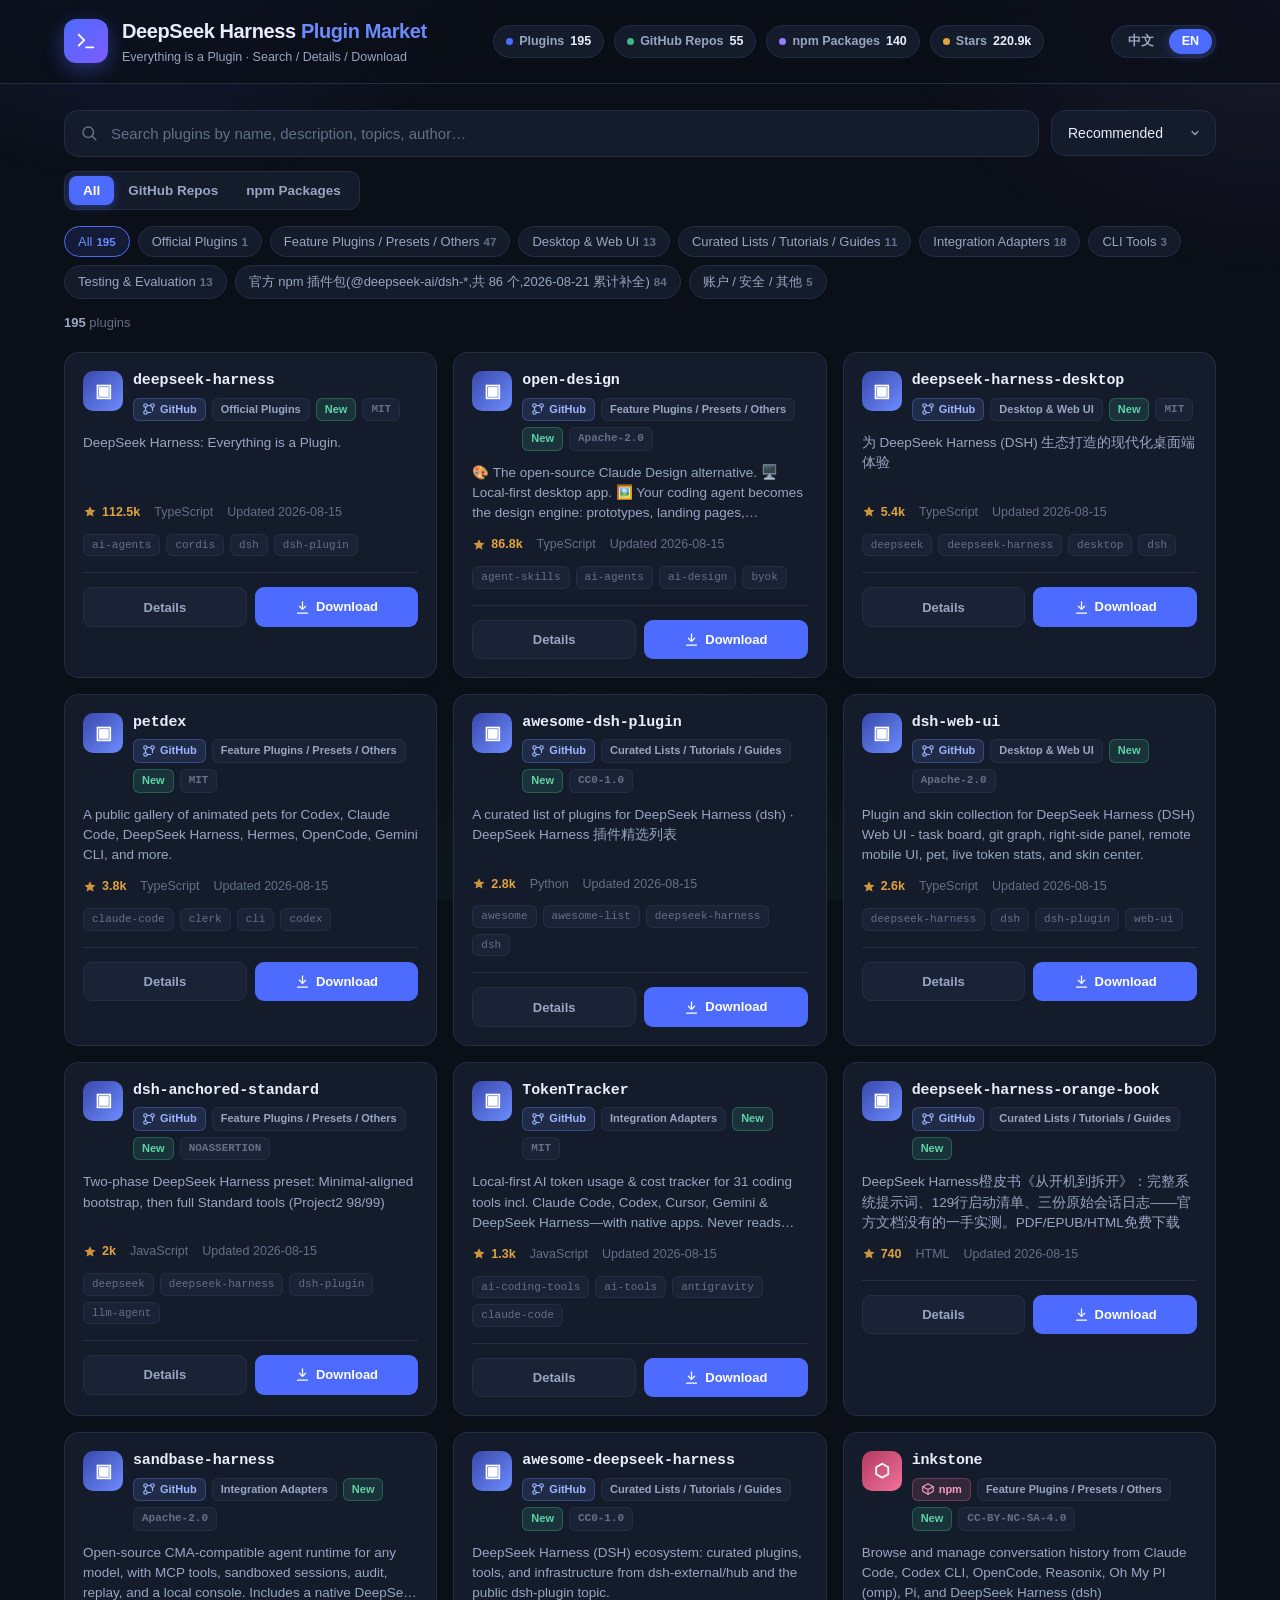
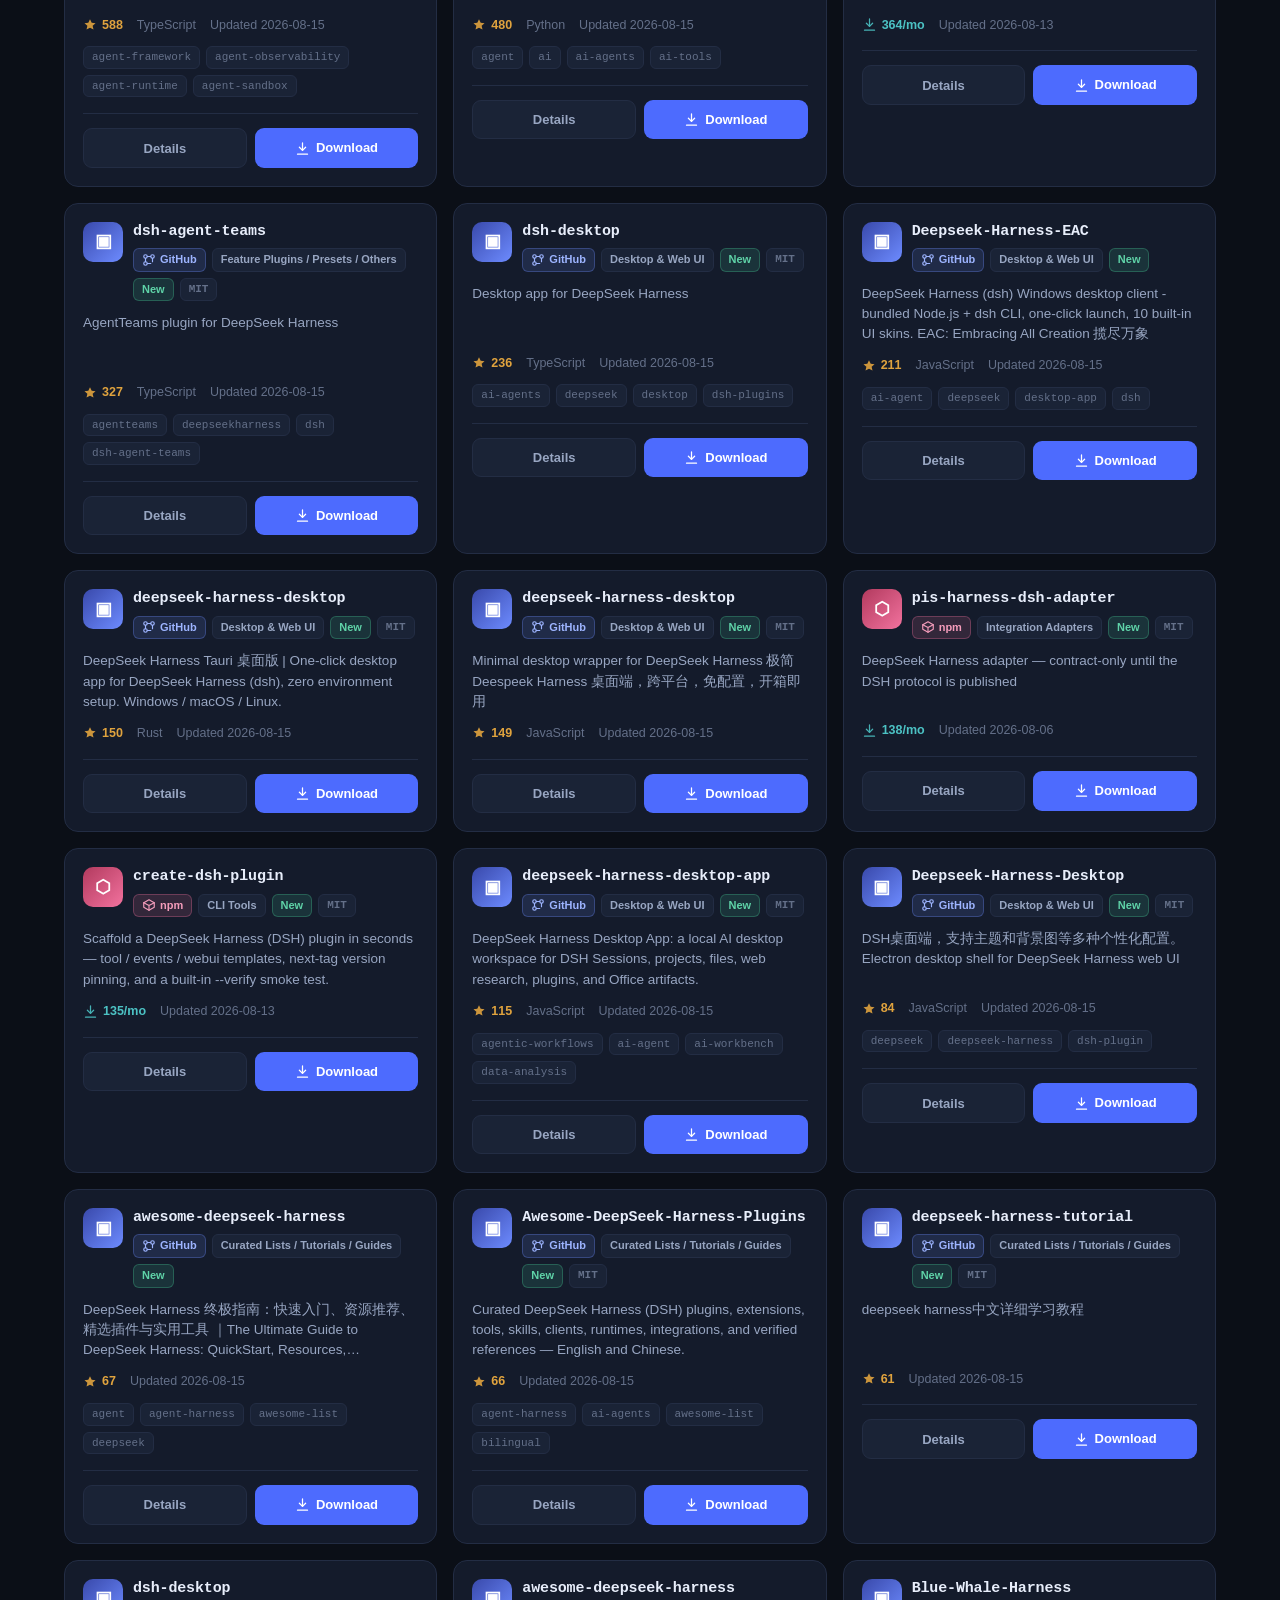
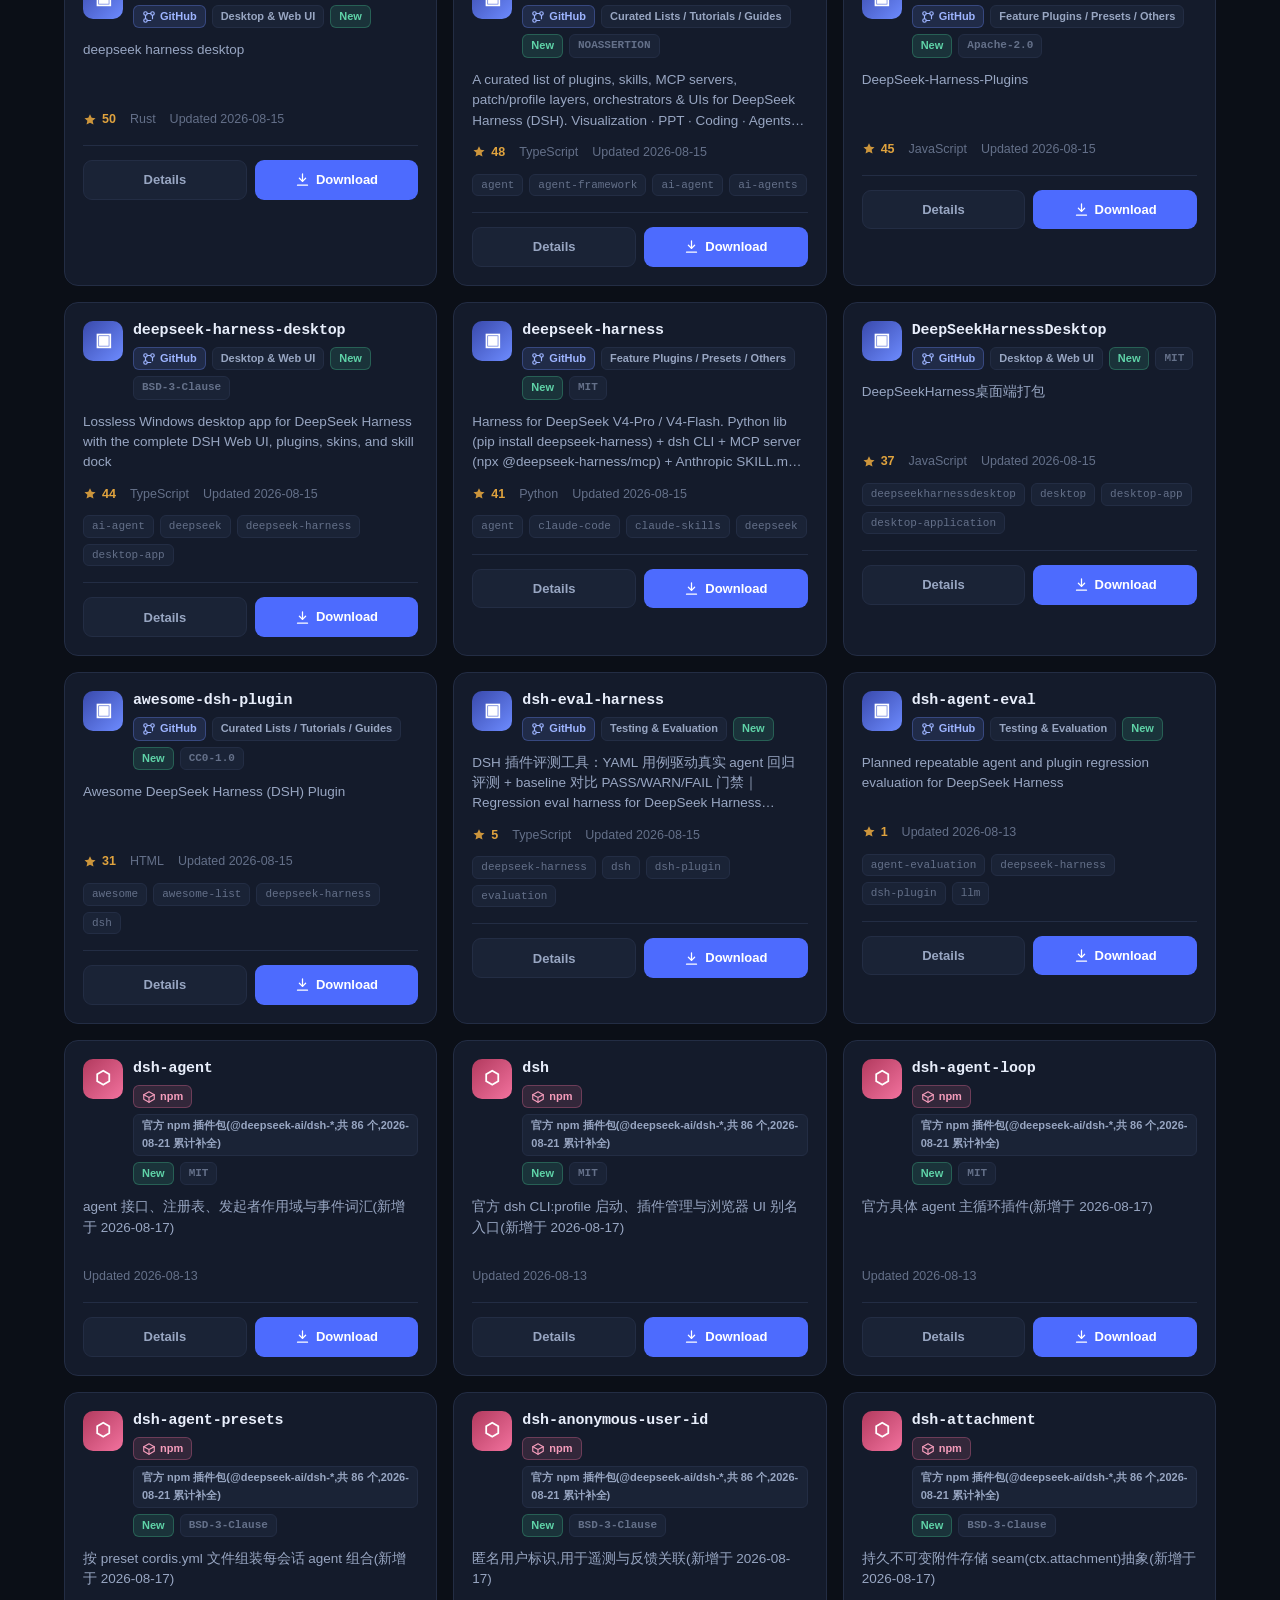
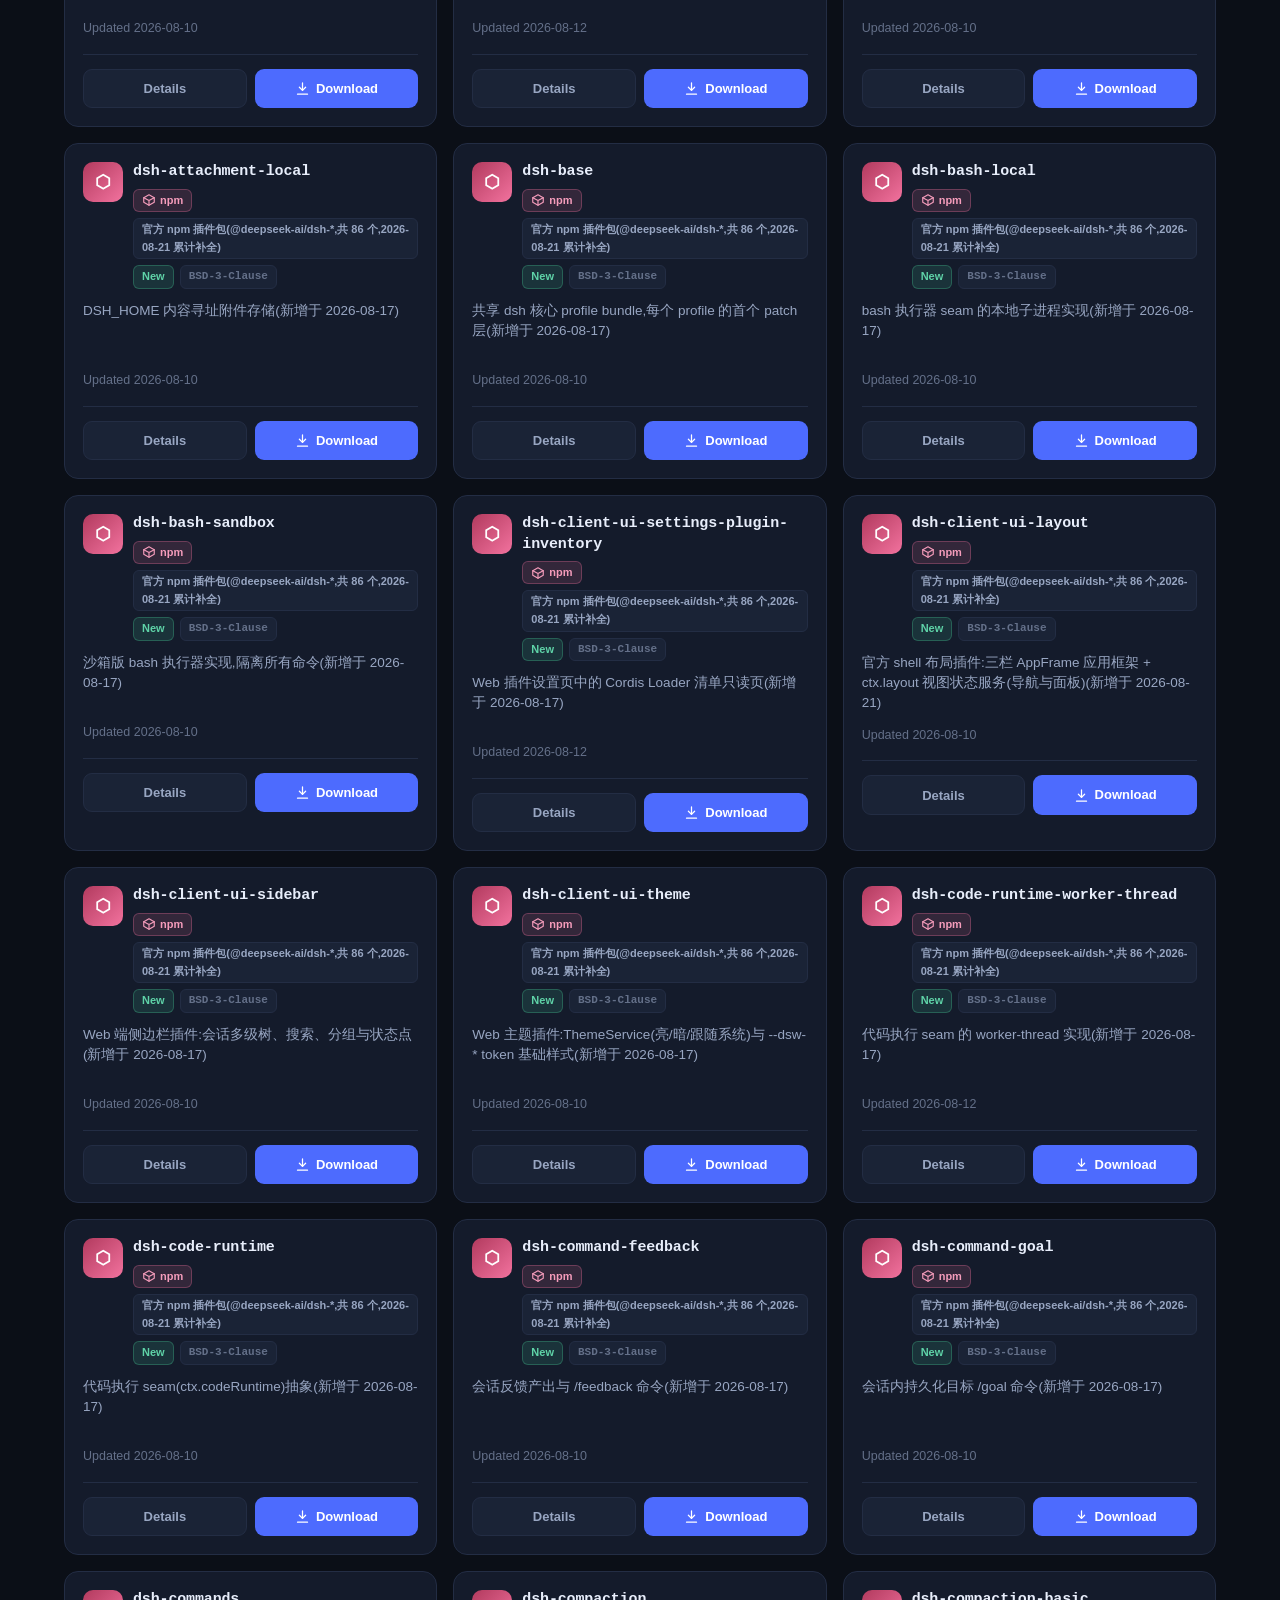
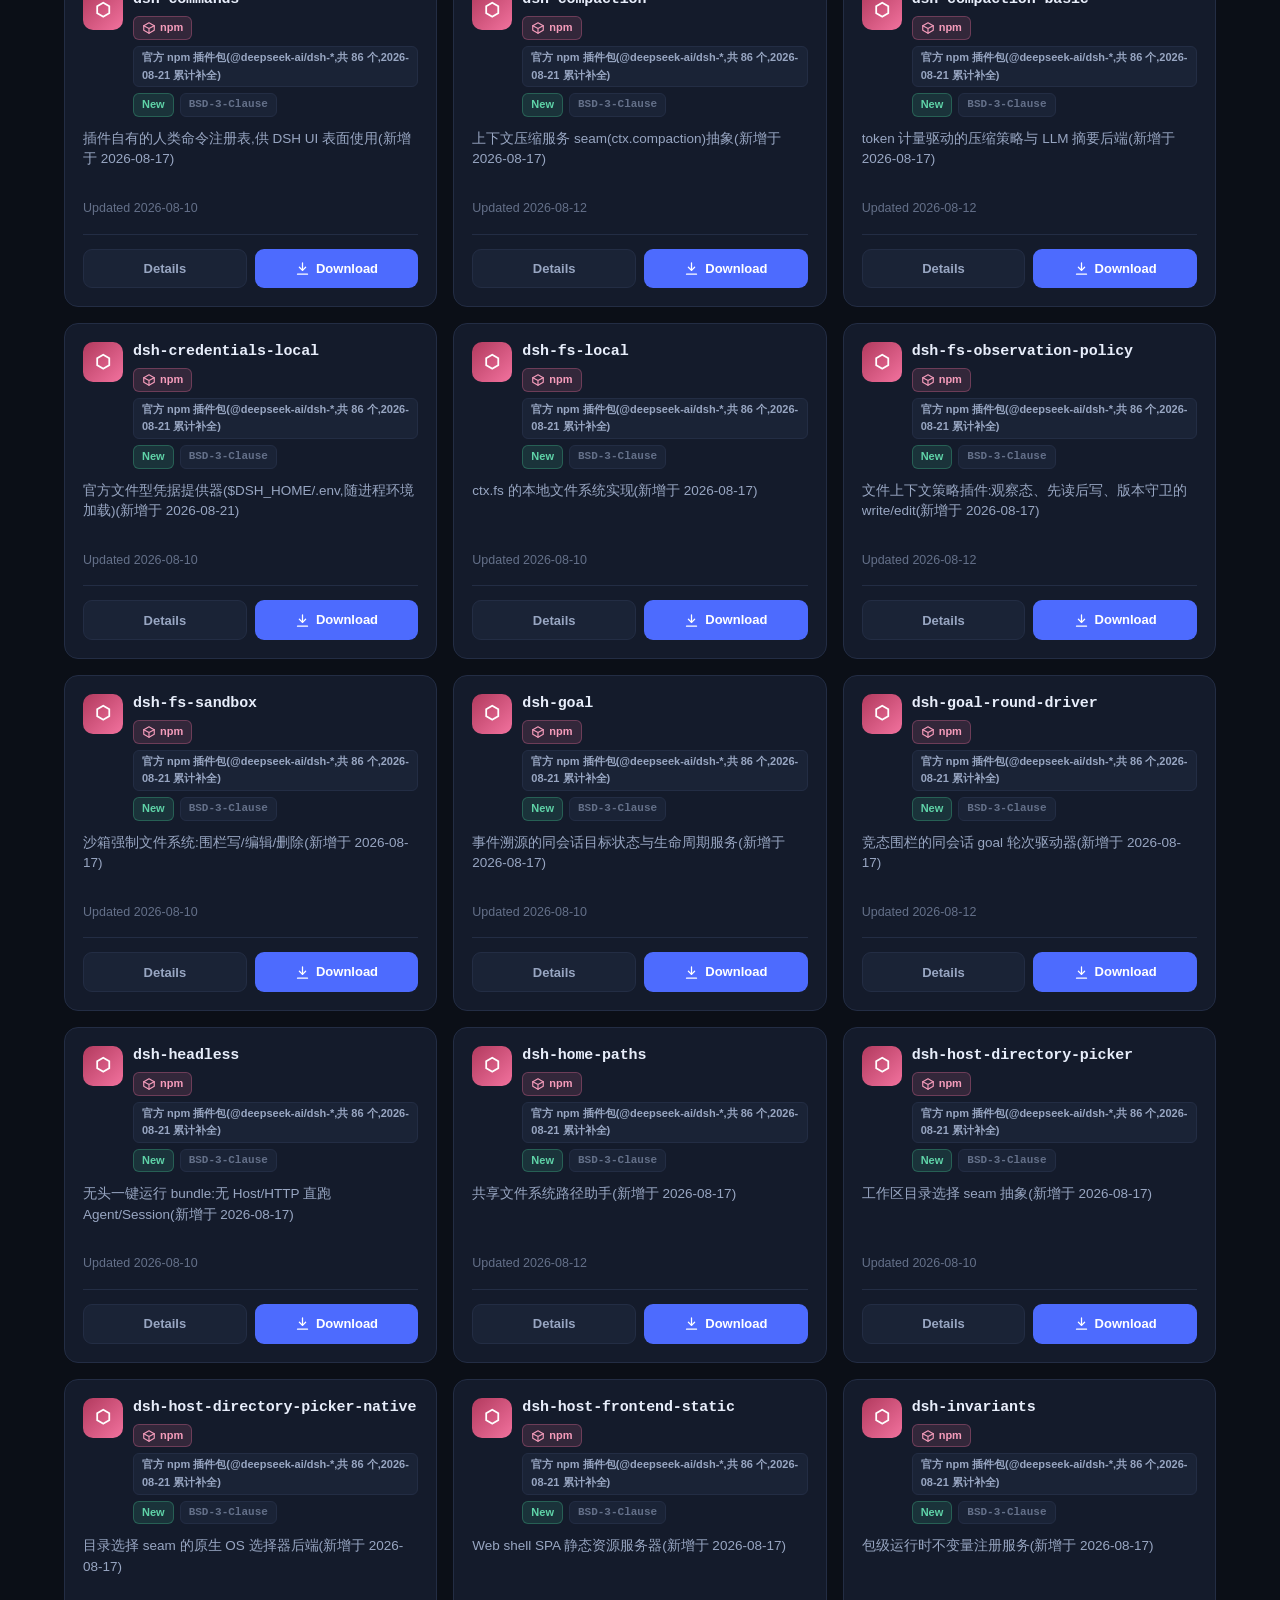
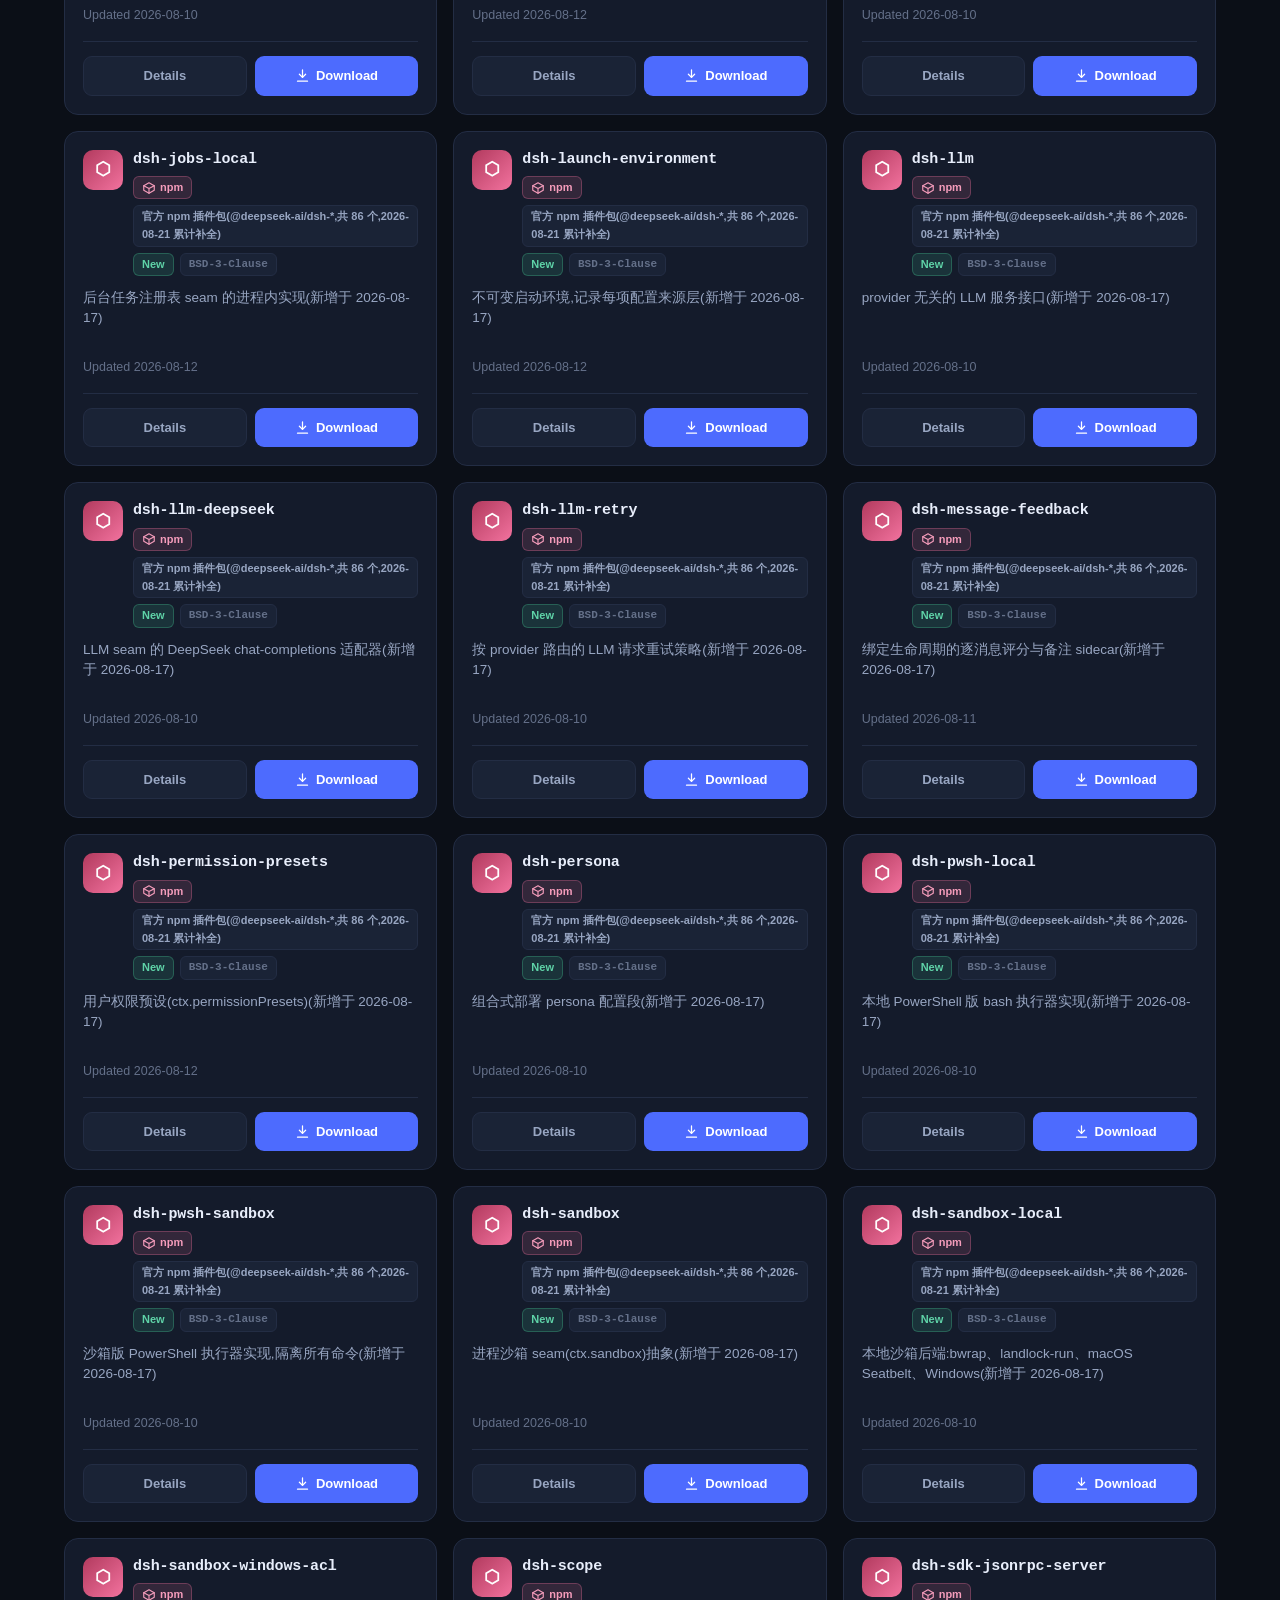
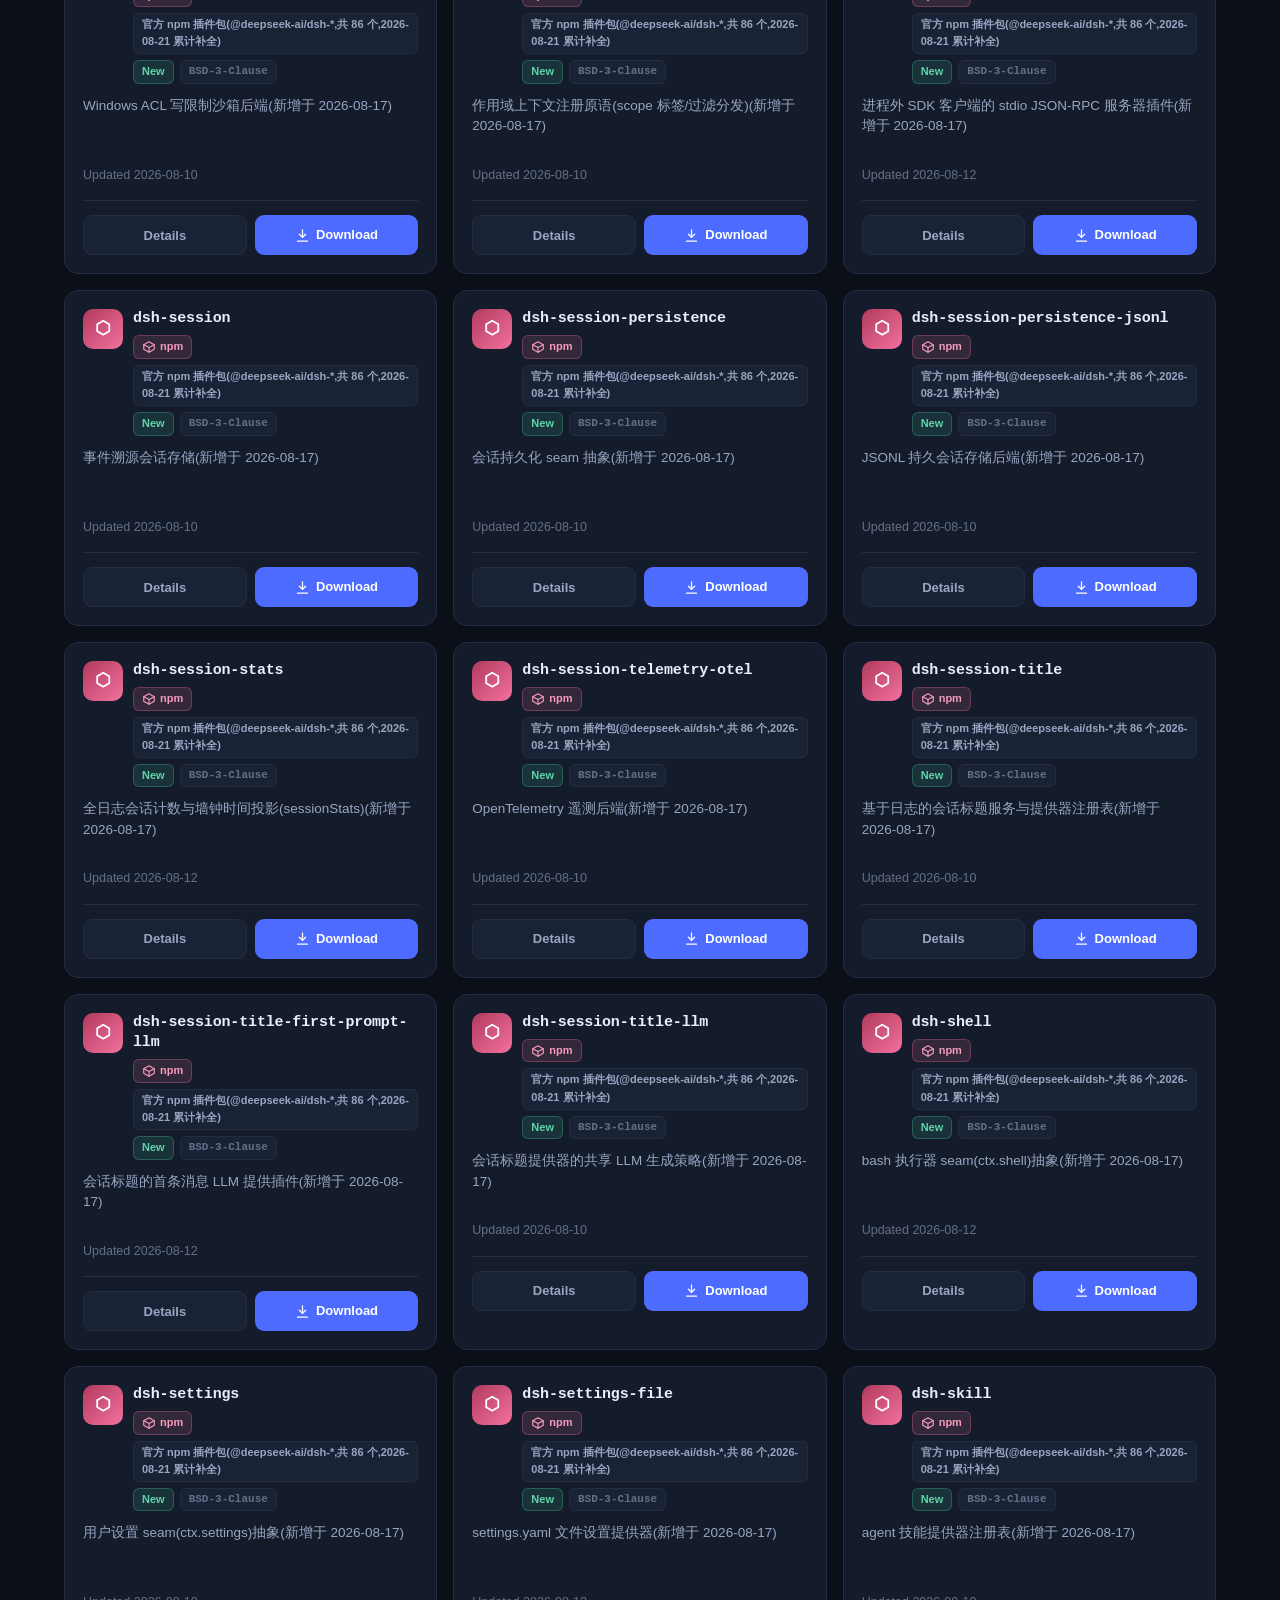
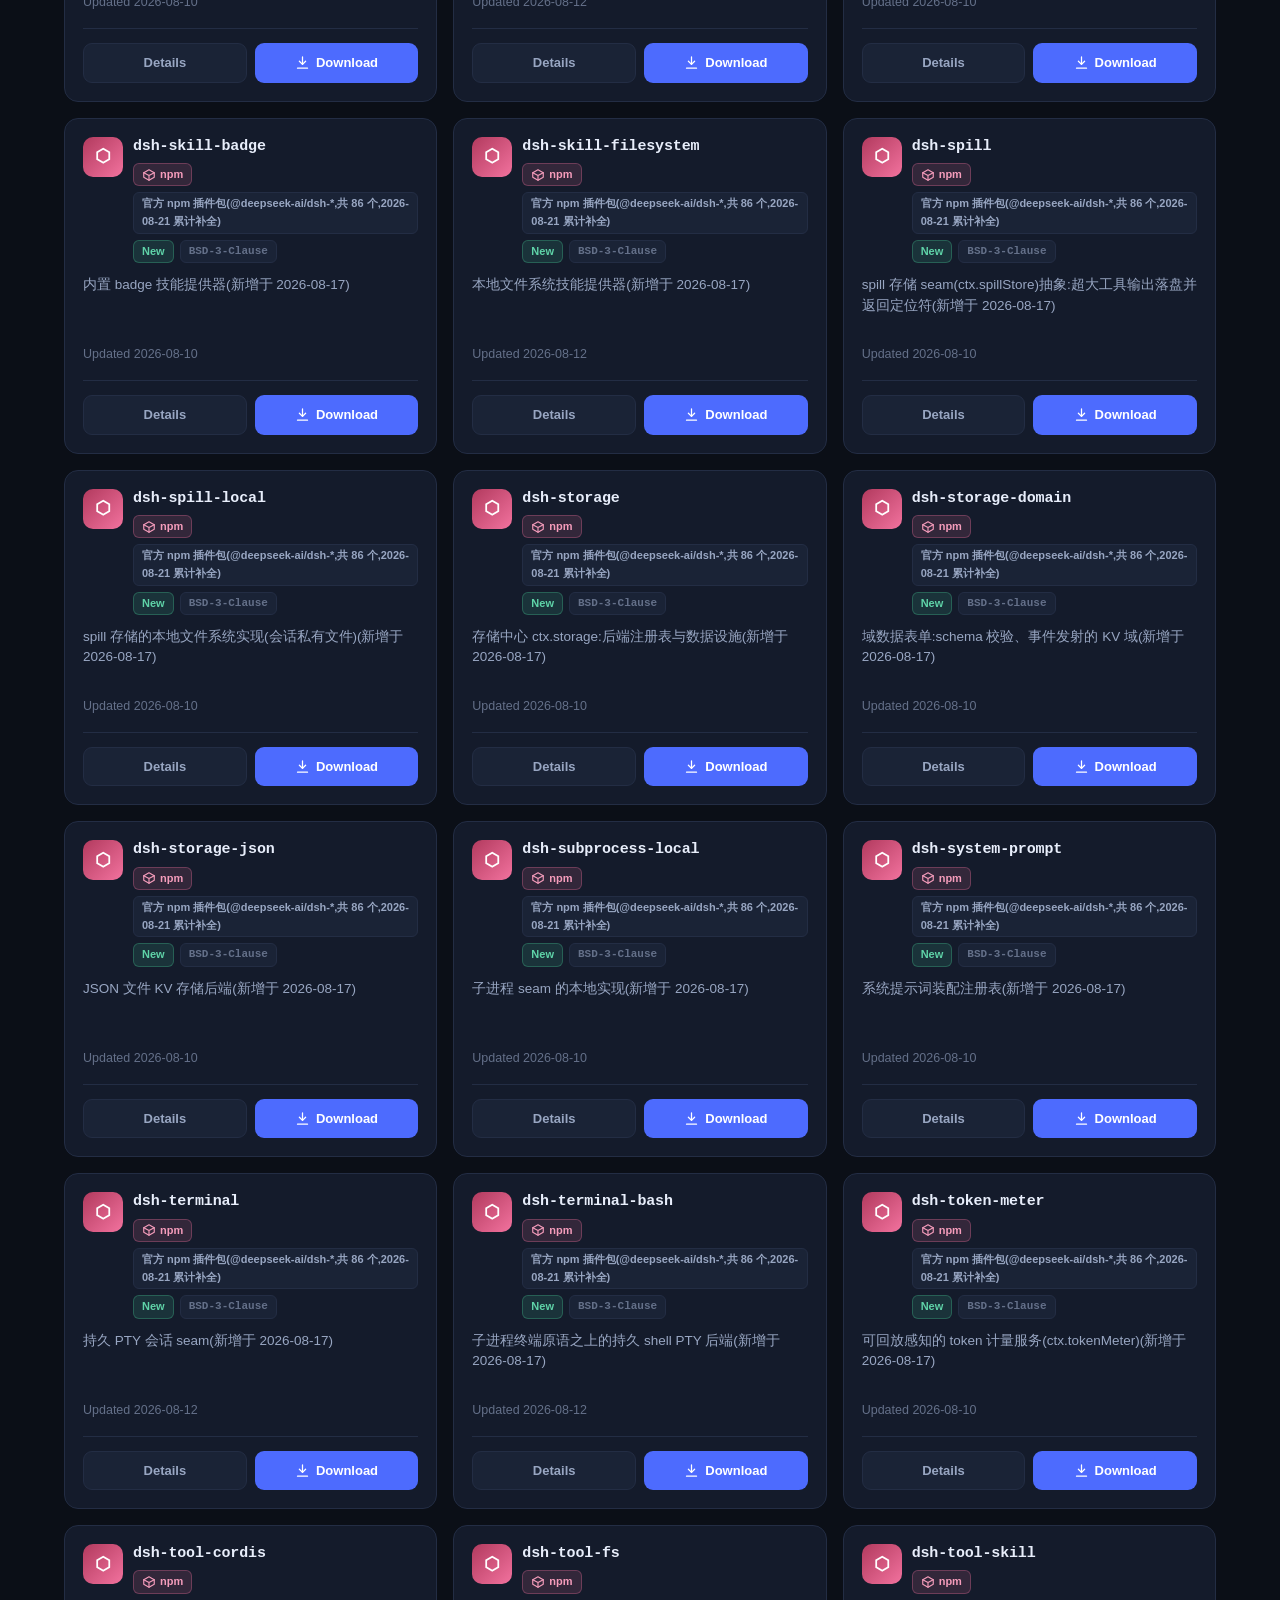
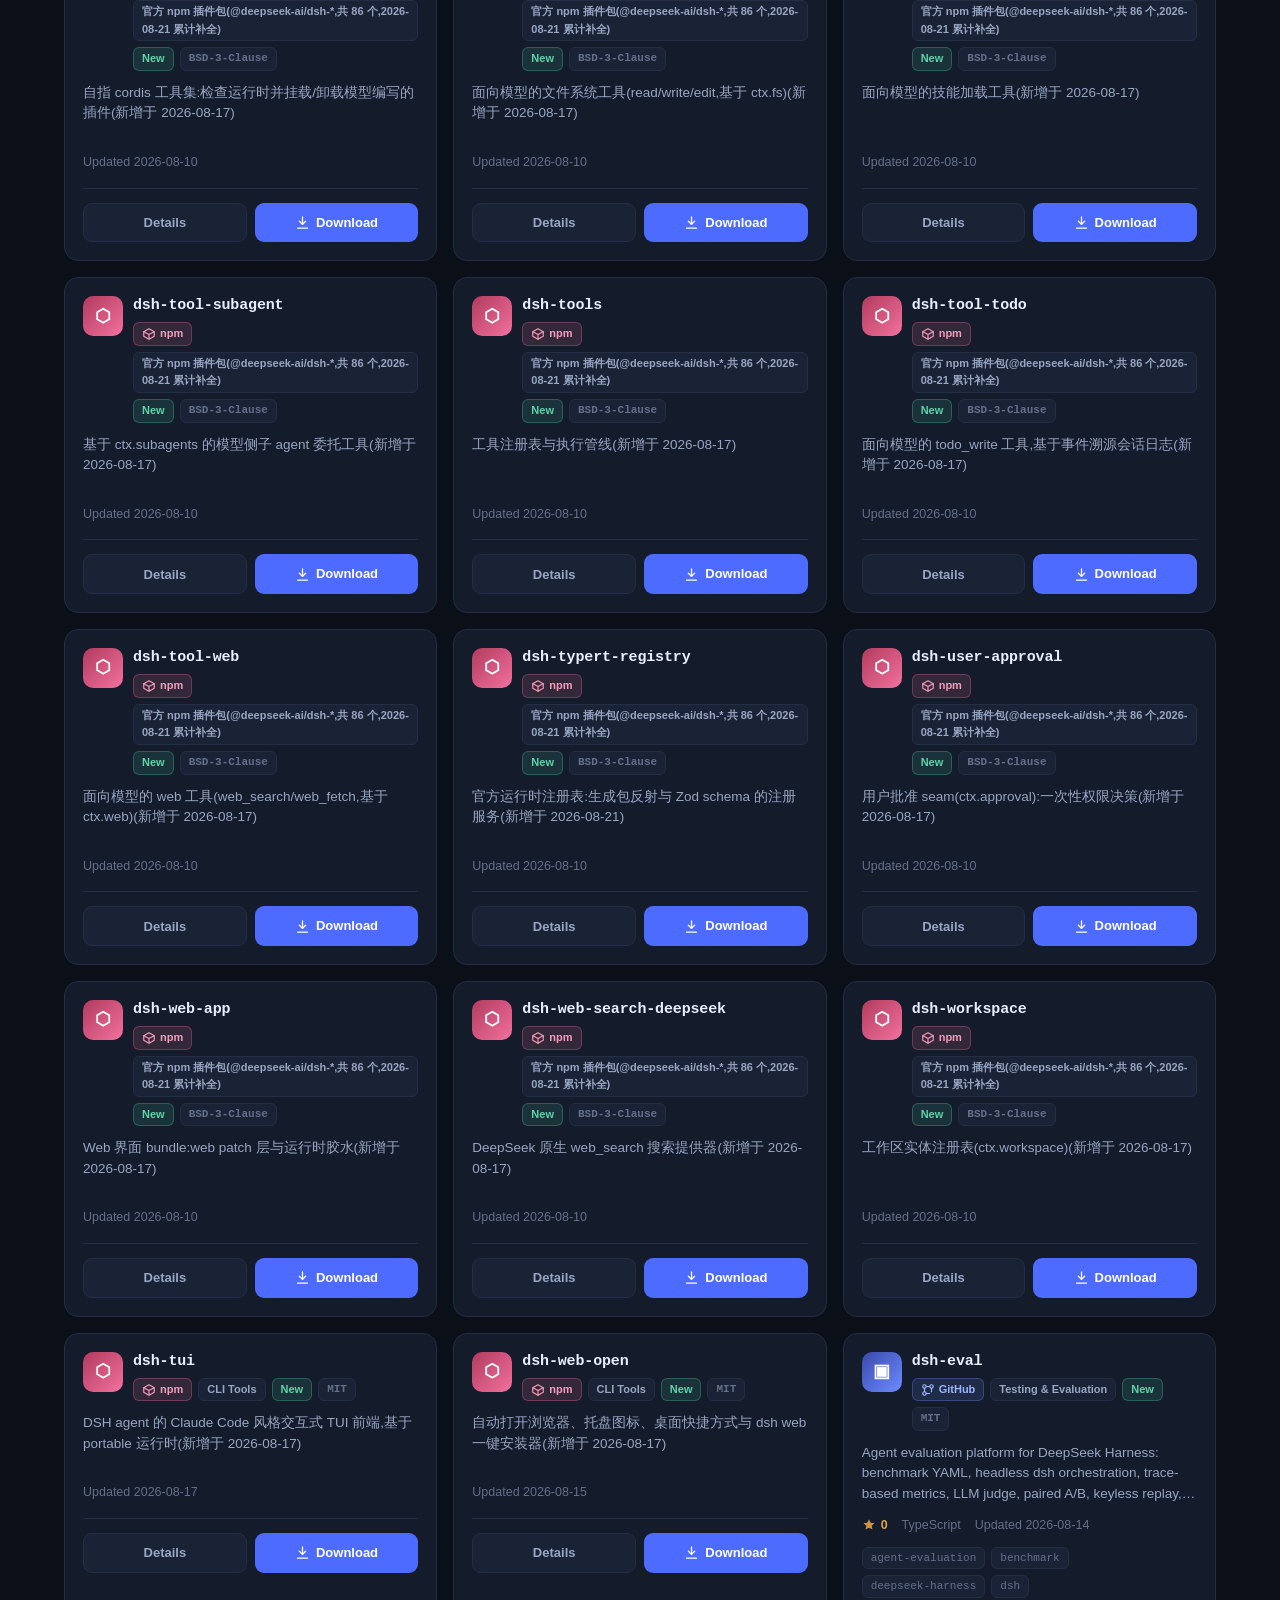
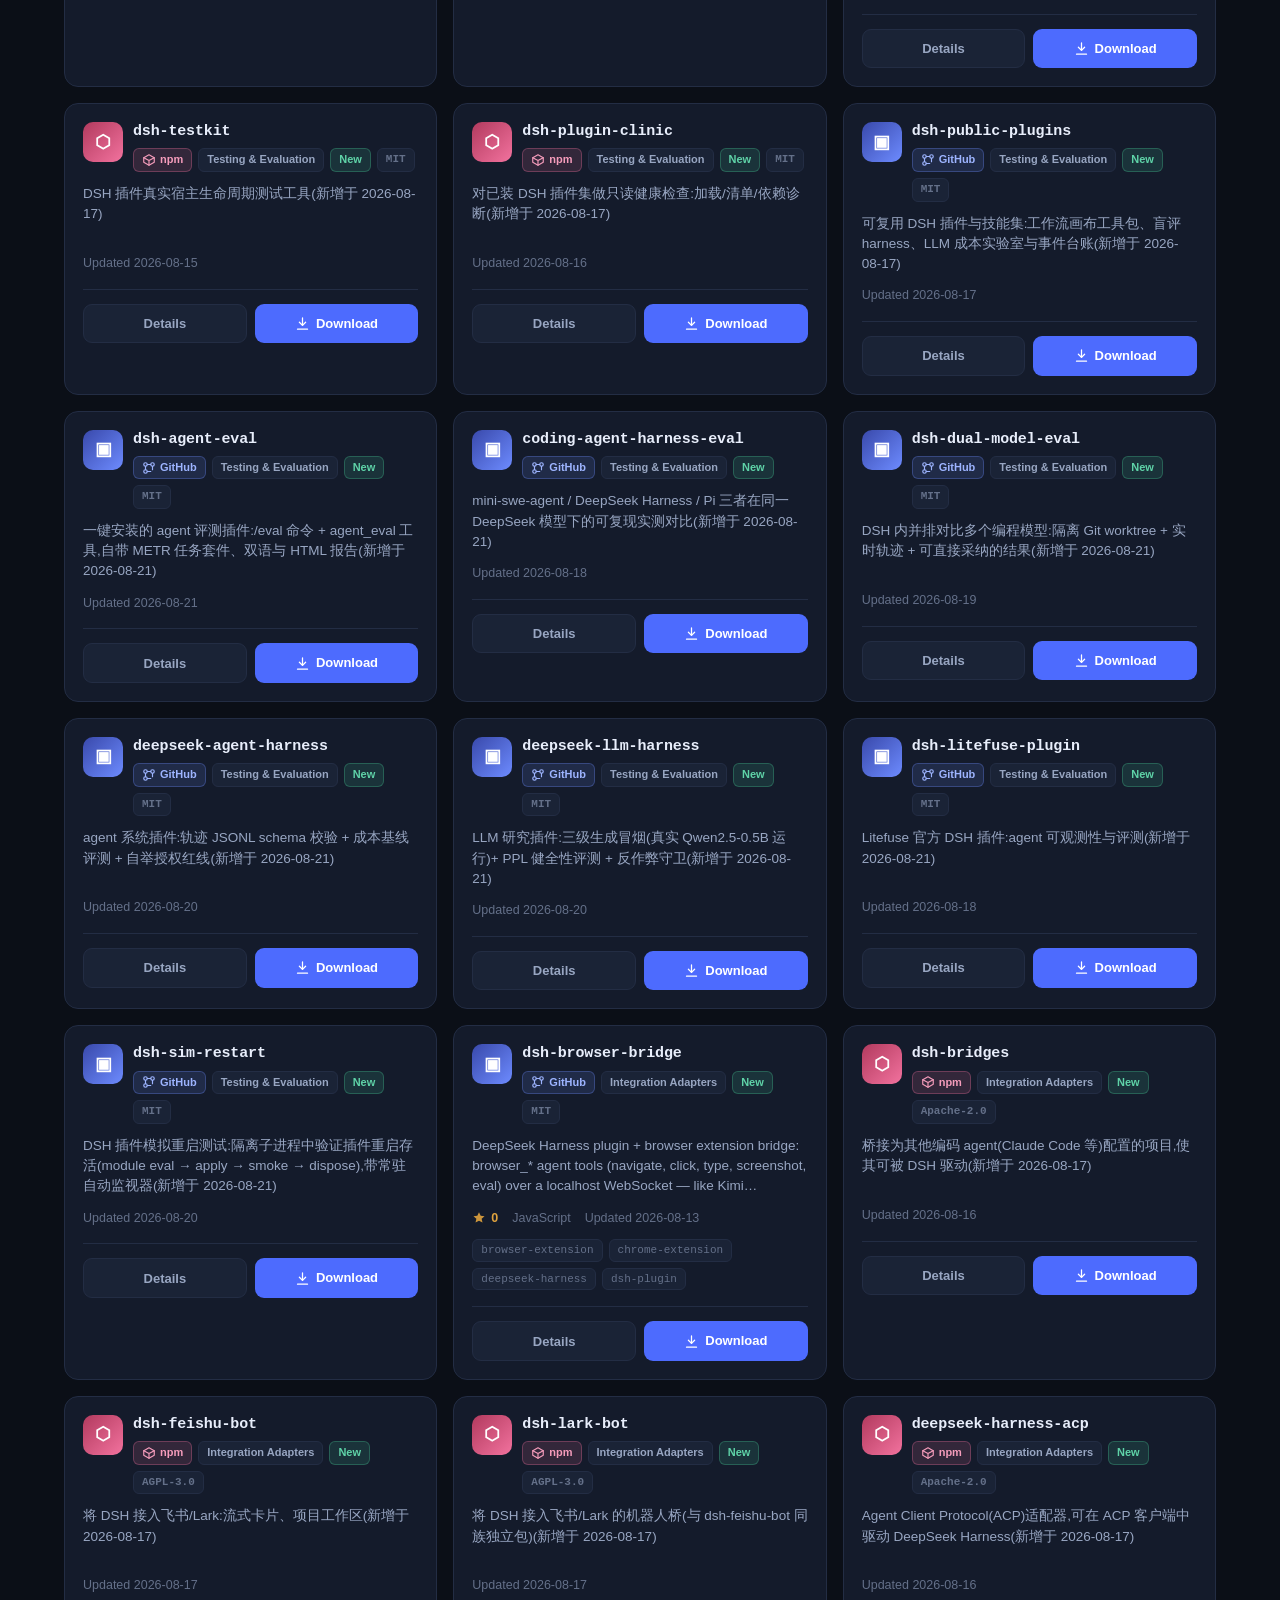
<file: site/index.html>
<!DOCTYPE html>
<html lang="zh-CN">
<head>
  <meta charset="UTF-8" />
  <meta name="viewport" content="width=device-width, initial-scale=1.0" />
  <title>DeepSeek Harness 插件市场</title>
  <meta name="description" content="DeepSeek Harness (DSH) 生态插件、扩展、任务包与集成工具市场 — 查询、筛选、详情与下载。" />
  <link rel="stylesheet" href="styles.css" />
</head>
<body>
  <div class="bg-glow" aria-hidden="true"></div>

  <header class="site-header">
    <div class="container header-inner">
      <div class="brand">
        <div class="brand-mark" aria-hidden="true">
          <svg viewBox="0 0 24 24" width="22" height="22" fill="none" stroke="currentColor" stroke-width="2" stroke-linecap="round" stroke-linejoin="round">
            <path d="M4 17l6-6-6-6" />
            <path d="M12 19h8" />
          </svg>
        </div>
        <div class="brand-text">
          <h1 class="brand-title">DeepSeek Harness <span data-i18n="brandMarket">插件市场</span></h1>
          <p class="brand-sub" data-i18n="brandSub">Everything is a Plugin · 查询 / 详情 / 下载</p>
        </div>
      </div>
      <div class="header-stats" id="headerStats" aria-label="统计" data-i18n-aria="statsAria"></div>
      <nav class="lang-switch" role="group" aria-label="Language / 语言">
        <button type="button" class="lang-btn" data-lang="zh" aria-pressed="false">中文</button>
        <button type="button" class="lang-btn" data-lang="en" aria-pressed="false">EN</button>
      </nav>
    </div>
  </header>

  <main class="container">
    <!-- 工具栏 -->
    <section class="toolbar" aria-label="筛选与搜索" data-i18n-aria="filterAria">
      <div class="search-row">
        <div class="search-box">
          <svg class="search-icon" viewBox="0 0 24 24" width="18" height="18" fill="none" stroke="currentColor" stroke-width="2" stroke-linecap="round" stroke-linejoin="round" aria-hidden="true">
            <circle cx="11" cy="11" r="7" />
            <path d="M21 21l-4.35-4.35" />
          </svg>
          <input id="searchInput" type="search" placeholder="搜索插件名称、简介、主题标签、作者…" autocomplete="off" spellcheck="false" />
          <button id="clearSearch" class="clear-btn" aria-label="清空搜索" data-i18n-aria="clearSearch" hidden>×</button>
        </div>
        <select id="sortSelect" class="sort-select" aria-label="排序方式" data-i18n-aria="sortLabel">
          <option value="default" data-i18n="sort_default">综合排序</option>
          <option value="stars" data-i18n="sort_stars">星标最多</option>
          <option value="downloads" data-i18n="sort_downloads">下载量最多</option>
          <option value="updated" data-i18n="sort_updated">最近更新</option>
          <option value="name" data-i18n="sort_name">名称 A–Z</option>
        </select>
      </div>

      <div class="filter-row">
        <div class="type-seg" role="tablist" aria-label="类型筛选" data-i18n-aria="typeAria">
          <button class="type-btn active" data-type="all" data-i18n="type_all">全部</button>
          <button class="type-btn" data-type="repo" data-i18n="type_repo">GitHub 仓库</button>
          <button class="type-btn" data-type="package" data-i18n="type_package">npm 包</button>
        </div>
        <div class="category-chips" id="categoryChips" aria-label="分类筛选" data-i18n-aria="catAria"></div>
      </div>

      <div class="result-meta">
        <span id="resultCount"></span>
      </div>
    </section>

    <!-- 卡片网格 -->
    <section id="grid" class="grid" aria-live="polite"></section>

    <!-- 空状态 -->
    <section id="emptyState" class="empty-state" hidden>
      <div class="empty-icon" aria-hidden="true">
        <svg viewBox="0 0 24 24" width="40" height="40" fill="none" stroke="currentColor" stroke-width="1.5" stroke-linecap="round" stroke-linejoin="round">
          <circle cx="11" cy="11" r="7" />
          <path d="M21 21l-4.35-4.35" />
          <path d="M8 11h6" />
        </svg>
      </div>
      <h2 data-i18n="noResultTitle">没有找到匹配的插件</h2>
      <p data-i18n="noResultDesc">试试更换关键词或清除筛选条件。</p>
      <button id="resetFilters" class="ghost-btn" data-i18n="resetFilters">清除所有筛选</button>
    </section>
  </main>

  <footer class="site-footer">
    <div class="container footer-inner">
      <span data-i18n="footerSource">数据来源：npm registry 搜索 API 与 GitHub 搜索 API</span>
      <span id="generatedAt"></span>
    </div>
  </footer>

  <!-- 详情弹窗 -->
  <div id="modalBackdrop" class="modal-backdrop" hidden>
    <div class="modal" role="dialog" aria-modal="true" aria-labelledby="detailTitle">
      <button id="modalClose" class="modal-close" aria-label="关闭" data-i18n-aria="close">×</button>
      <div id="detailBody" class="modal-body"></div>
    </div>
  </div>

  <div id="toast" class="toast" role="status" aria-live="polite"></div>

  <script src="data.js"></script>
  <script src="app.js"></script>
</body>
</html>
</file>
<file: site/styles.css>
:root {
  --bg: #0b0f17;
  --bg-soft: #0f1522;
  --surface: #141b2b;
  --surface-2: #1a2336;
  --border: #232d44;
  --border-strong: #2e3b58;
  --text: #e8eefb;
  --text-dim: #98a6c2;
  --text-faint: #647089;
  --accent: #4d6bfe;
  --accent-strong: #6d8bff;
  --accent-soft: rgba(77, 107, 254, 0.14);
  --green: #3fb68b;
  --amber: #e0a33e;
  --violet: #9a7bff;
  --cyan: #4cc2c4;
  --pink: #f2729e;
  --radius: 14px;
  --radius-sm: 9px;
  --shadow: 0 10px 30px rgba(0, 0, 0, 0.35);
  --shadow-lg: 0 24px 70px rgba(0, 0, 0, 0.55);
  --mono: ui-monospace, "SF Mono", SFMono-Regular, Menlo, Consolas, "Liberation Mono", monospace;
  --sans: -apple-system, BlinkMacSystemFont, "Segoe UI", "PingFang SC", "Hiragino Sans GB", "Microsoft YaHei", "Helvetica Neue", Arial, sans-serif;
}

* { box-sizing: border-box; }

/* 确保 hidden 属性始终生效(避免被下方的 display: grid/flex 覆盖) */
[hidden] { display: none !important; }

html { scroll-behavior: smooth; }

body {
  margin: 0;
  font-family: var(--sans);
  background: var(--bg);
  color: var(--text);
  -webkit-font-smoothing: antialiased;
  text-rendering: optimizeLegibility;
  min-height: 100vh;
  line-height: 1.5;
}

.bg-glow {
  position: fixed;
  inset: 0;
  z-index: -1;
  pointer-events: none;
  background:
    radial-gradient(600px 400px at 12% -6%, rgba(77, 107, 254, 0.18), transparent 60%),
    radial-gradient(700px 500px at 100% 0%, rgba(154, 123, 255, 0.10), transparent 55%),
    radial-gradient(800px 600px at 50% 110%, rgba(76, 194, 196, 0.07), transparent 60%);
}

.container { max-width: 1200px; margin: 0 auto; padding: 0 24px; }

/* ---------- Header ---------- */
.site-header {
  position: sticky;
  top: 0;
  z-index: 40;
  backdrop-filter: blur(14px);
  -webkit-backdrop-filter: blur(14px);
  background: rgba(11, 15, 23, 0.72);
  border-bottom: 1px solid var(--border);
}

.header-inner {
  display: flex;
  align-items: center;
  justify-content: space-between;
  gap: 20px;
  padding-top: 16px;
  padding-bottom: 16px;
  flex-wrap: wrap;
}

.brand { display: flex; align-items: center; gap: 14px; }

.brand-mark {
  width: 44px;
  height: 44px;
  border-radius: 12px;
  display: grid;
  place-items: center;
  color: #fff;
  background: linear-gradient(135deg, var(--accent), #7c5cff);
  box-shadow: 0 6px 20px rgba(77, 107, 254, 0.4);
  flex: none;
}

.brand-title {
  margin: 0;
  font-size: 20px;
  font-weight: 800;
  letter-spacing: -0.02em;
}

.brand-title span {
  color: var(--accent-strong);
}

.brand-sub {
  margin: 2px 0 0;
  font-size: 12.5px;
  color: var(--text-dim);
  font-weight: 500;
}

.header-stats { display: flex; gap: 10px; flex-wrap: wrap; }

.lang-switch {
  display: inline-flex;
  align-items: center;
  gap: 2px;
  padding: 3px;
  border-radius: 999px;
  border: 1px solid var(--border);
  background: var(--surface);
}

.lang-btn {
  appearance: none;
  -webkit-appearance: none;
  border: 0;
  background: transparent;
  color: var(--text-dim);
  font-family: inherit;
  font-size: 12.5px;
  font-weight: 700;
  line-height: 1;
  padding: 6px 13px;
  border-radius: 999px;
  cursor: pointer;
  transition: background 0.15s, color 0.15s;
}

.lang-btn:hover { color: var(--text); }

.lang-btn.active {
  background: var(--accent);
  color: #fff;
  box-shadow: 0 2px 10px rgba(77, 107, 254, 0.35);
}

.stat-chip {
  display: inline-flex;
  align-items: center;
  gap: 6px;
  padding: 6px 12px;
  border-radius: 999px;
  border: 1px solid var(--border);
  background: var(--surface);
  font-size: 12.5px;
  font-weight: 600;
  color: var(--text-dim);
  white-space: nowrap;
}

.stat-chip b { color: var(--text); font-weight: 700; }

.stat-chip .dot { width: 7px; height: 7px; border-radius: 50%; flex: none; }
.dot.blue { background: var(--accent); }
.dot.green { background: var(--green); }
.dot.amber { background: var(--amber); }
.dot.violet { background: var(--violet); }

/* ---------- Toolbar ---------- */
.toolbar { margin: 26px 0 20px; }

.search-row { display: flex; gap: 12px; align-items: center; }

.search-box {
  flex: 1;
  position: relative;
  display: flex;
  align-items: center;
}

.search-icon {
  position: absolute;
  left: 16px;
  color: var(--text-faint);
  pointer-events: none;
}

.search-box input {
  width: 100%;
  padding: 14px 44px 14px 46px;
  border-radius: var(--radius);
  border: 1px solid var(--border);
  background: var(--surface);
  color: var(--text);
  font-size: 15px;
  font-family: var(--sans);
  outline: none;
  transition: border-color .15s, box-shadow .15s;
}

.search-box input::placeholder { color: var(--text-faint); }

.search-box input:focus {
  border-color: var(--accent);
  box-shadow: 0 0 0 3px var(--accent-soft);
}

.clear-btn {
  position: absolute;
  right: 12px;
  width: 26px;
  height: 26px;
  border-radius: 50%;
  border: none;
  background: var(--surface-2);
  color: var(--text-dim);
  font-size: 16px;
  line-height: 1;
  cursor: pointer;
  display: grid;
  place-items: center;
}
.clear-btn:hover { background: var(--border-strong); color: var(--text); }

.sort-select {
  padding: 14px 16px;
  border-radius: var(--radius);
  border: 1px solid var(--border);
  background: var(--surface);
  color: var(--text);
  font-size: 14px;
  font-family: var(--sans);
  font-weight: 500;
  cursor: pointer;
  outline: none;
  appearance: none;
  background-image: url("data:image/svg+xml;charset=utf-8,%3Csvg xmlns='http://www.w3.org/2000/svg' width='12' height='12' viewBox='0 0 24 24' fill='none' stroke='%2398a6c2' stroke-width='2.4' stroke-linecap='round' stroke-linejoin='round'%3E%3Cpath d='M6 9l6 6 6-6'/%3E%3C/svg%3E");
  background-repeat: no-repeat;
  background-position: right 14px center;
  padding-right: 38px;
  min-width: 150px;
}
.sort-select:focus { border-color: var(--accent); }

.filter-row { display: flex; align-items: center; gap: 16px; margin-top: 14px; flex-wrap: wrap; }

.type-seg {
  display: inline-flex;
  padding: 4px;
  border-radius: 11px;
  background: var(--surface);
  border: 1px solid var(--border);
  flex: none;
}

.type-btn {
  padding: 7px 14px;
  border: none;
  border-radius: 8px;
  background: transparent;
  color: var(--text-dim);
  font-size: 13.5px;
  font-weight: 600;
  cursor: pointer;
  font-family: var(--sans);
  transition: background .15s, color .15s;
}
.type-btn:hover { color: var(--text); }
.type-btn.active { background: var(--accent); color: #fff; box-shadow: 0 2px 10px rgba(77, 107, 254, 0.4); }

.category-chips { display: flex; gap: 8px; flex-wrap: wrap; }

.chip {
  padding: 7px 13px;
  border-radius: 999px;
  border: 1px solid var(--border);
  background: var(--surface);
  color: var(--text-dim);
  font-size: 13px;
  font-weight: 500;
  cursor: pointer;
  font-family: var(--sans);
  transition: all .15s;
}
.chip:hover { border-color: var(--border-strong); color: var(--text); }
.chip.active {
  background: var(--accent-soft);
  border-color: var(--accent);
  color: var(--accent-strong);
}
.chip .count { color: var(--text-faint); font-weight: 600; margin-left: 4px; font-size: 11.5px; }
.chip.active .count { color: var(--accent-strong); }

.result-meta { margin-top: 14px; font-size: 13px; color: var(--text-faint); }
.result-meta b { color: var(--text-dim); font-weight: 600; }

/* ---------- Grid ---------- */
.grid {
  display: grid;
  grid-template-columns: repeat(auto-fill, minmax(340px, 1fr));
  gap: 16px;
  padding-bottom: 40px;
}

.card {
  position: relative;
  display: flex;
  flex-direction: column;
  padding: 18px;
  border-radius: var(--radius);
  border: 1px solid var(--border);
  background: var(--surface);
  transition: transform .16s ease, border-color .16s ease, box-shadow .16s ease;
  overflow: hidden;
}
.card:hover {
  transform: translateY(-3px);
  border-color: var(--border-strong);
  box-shadow: var(--shadow);
}
.card::before {
  content: "";
  position: absolute;
  inset: 0 0 auto 0;
  height: 2px;
  background: linear-gradient(90deg, transparent, var(--accent), transparent);
  opacity: 0;
  transition: opacity .2s;
}
.card:hover::before { opacity: .8; }

.card-top { display: flex; align-items: flex-start; gap: 10px; }

.card-icon {
  width: 40px;
  height: 40px;
  border-radius: 10px;
  flex: none;
  display: grid;
  place-items: center;
  font-size: 18px;
  font-weight: 700;
  color: #fff;
}
.card-icon.repo { background: linear-gradient(135deg, #3949ab, #6d8bff); }
.card-icon.package { background: linear-gradient(135deg, #b23a5e, #f2729e); }

.card-title-wrap { min-width: 0; flex: 1; }

.card-title {
  margin: 0;
  font-size: 15px;
  font-weight: 700;
  letter-spacing: -0.01em;
  font-family: var(--mono);
  word-break: break-word;
  line-height: 1.35;
}
.card-title a { color: var(--text); text-decoration: none; }
.card-title a:hover { color: var(--accent-strong); }

.card-badges { display: flex; gap: 6px; margin-top: 6px; flex-wrap: wrap; }

.badge {
  display: inline-flex;
  align-items: center;
  gap: 4px;
  padding: 2px 8px;
  border-radius: 6px;
  font-size: 11px;
  font-weight: 600;
  line-height: 1.6;
  border: 1px solid transparent;
}
.badge.type-repo { background: rgba(109, 139, 255, 0.14); color: #9db4ff; border-color: rgba(109, 139, 255, 0.3); }
.badge.type-package { background: rgba(242, 114, 158, 0.14); color: #f59cbb; border-color: rgba(242, 114, 158, 0.3); }
.badge.category { background: var(--surface-2); color: var(--text-dim); border-color: var(--border); }
.badge.new { background: rgba(63, 182, 139, 0.16); color: #5fd3a8; border-color: rgba(63, 182, 139, 0.35); }
.badge.license { background: var(--surface-2); color: var(--text-faint); border-color: var(--border); font-family: var(--mono); }

.card-desc {
  margin: 12px 0 0;
  font-size: 13.5px;
  color: var(--text-dim);
  display: -webkit-box;
  -webkit-line-clamp: 3;
  -webkit-box-orient: vertical;
  overflow: hidden;
  min-height: 58px;
}

.card-meta {
  display: flex;
  align-items: center;
  gap: 14px;
  margin-top: 12px;
  font-size: 12.5px;
  color: var(--text-faint);
  flex-wrap: wrap;
}
.meta-item { display: inline-flex; align-items: center; gap: 5px; }
.meta-item.stars { color: var(--amber); font-weight: 600; }
.meta-item.downloads { color: var(--cyan); font-weight: 600; }
.meta-item svg { opacity: .9; }

.card-topics { display: flex; gap: 6px; flex-wrap: wrap; margin-top: 12px; }
.topic {
  font-family: var(--mono);
  font-size: 11px;
  padding: 2px 8px;
  border-radius: 6px;
  background: var(--surface-2);
  color: var(--text-faint);
  border: 1px solid var(--border);
}

.card-actions {
  display: flex;
  gap: 8px;
  margin-top: 16px;
  padding-top: 14px;
  border-top: 1px solid var(--border);
}

.btn {
  display: inline-flex;
  align-items: center;
  justify-content: center;
  gap: 6px;
  padding: 9px 14px;
  border-radius: var(--radius-sm);
  font-size: 13px;
  font-weight: 600;
  font-family: var(--sans);
  cursor: pointer;
  text-decoration: none;
  border: 1px solid transparent;
  transition: all .15s;
  white-space: nowrap;
}
.btn-primary { background: var(--accent); color: #fff; }
.btn-primary:hover { background: var(--accent-strong); box-shadow: 0 4px 14px rgba(77, 107, 254, 0.4); }
.btn-ghost { background: var(--surface-2); color: var(--text-dim); border-color: var(--border); }
.btn-ghost:hover { color: var(--text); border-color: var(--border-strong); }
.btn-block { flex: 1; }

/* ---------- Empty state ---------- */
.empty-state { text-align: center; padding: 80px 20px; }
.empty-icon { color: var(--text-faint); margin-bottom: 16px; }
.empty-state h2 { margin: 0 0 8px; font-size: 20px; }
.empty-state p { margin: 0 0 20px; color: var(--text-dim); }

.ghost-btn {
  padding: 10px 18px;
  border-radius: var(--radius-sm);
  border: 1px solid var(--border);
  background: var(--surface);
  color: var(--text);
  font-size: 14px;
  font-weight: 600;
  cursor: pointer;
  font-family: var(--sans);
}
.ghost-btn:hover { border-color: var(--accent); color: var(--accent-strong); }

/* ---------- Footer ---------- */
.site-footer {
  border-top: 1px solid var(--border);
  padding: 22px 0 34px;
  color: var(--text-faint);
  font-size: 12.5px;
}
.footer-inner { display: flex; justify-content: space-between; gap: 10px; flex-wrap: wrap; }

/* ---------- Modal ---------- */
.modal-backdrop {
  position: fixed;
  inset: 0;
  z-index: 100;
  display: grid;
  place-items: center;
  padding: 24px;
  background: rgba(4, 6, 12, 0.7);
  backdrop-filter: blur(6px);
  -webkit-backdrop-filter: blur(6px);
  animation: fadeIn .18s ease;
}

.modal {
  position: relative;
  width: 100%;
  max-width: 720px;
  max-height: 86vh;
  overflow-y: auto;
  border-radius: 18px;
  border: 1px solid var(--border-strong);
  background: var(--surface);
  box-shadow: var(--shadow-lg);
  animation: slideUp .22s ease;
}

.modal-close {
  position: sticky;
  top: 14px;
  float: right;
  margin: 12px 12px 0 0;
  z-index: 5;
  width: 34px;
  height: 34px;
  border-radius: 50%;
  border: 1px solid var(--border);
  background: var(--surface-2);
  color: var(--text-dim);
  font-size: 20px;
  line-height: 1;
  cursor: pointer;
  display: grid;
  place-items: center;
  transition: all .15s;
}
.modal-close:hover { color: #fff; border-color: var(--border-strong); }

.modal-body { padding: 6px 28px 28px; }

@keyframes fadeIn { from { opacity: 0; } to { opacity: 1; } }
@keyframes slideUp { from { opacity: 0; transform: translateY(14px); } to { opacity: 1; transform: none; } }

.detail-head { display: flex; align-items: flex-start; gap: 14px; padding-right: 40px; }
.detail-icon {
  width: 52px; height: 52px; border-radius: 13px;
  display: grid; place-items: center;
  font-size: 24px; font-weight: 800; color: #fff; flex: none;
}
.detail-icon.repo { background: linear-gradient(135deg, #3949ab, #6d8bff); }
.detail-icon.package { background: linear-gradient(135deg, #b23a5e, #f2729e); }

.detail-title {
  margin: 0;
  font-size: 21px;
  font-weight: 800;
  font-family: var(--mono);
  letter-spacing: -0.02em;
  word-break: break-word;
}
.detail-badges { display: flex; gap: 6px; margin-top: 8px; flex-wrap: wrap; }

.detail-desc { margin: 18px 0 0; }
.detail-desc h3 { font-size: 13px; text-transform: uppercase; letter-spacing: .06em; color: var(--text-faint); margin: 0 0 8px; }
.detail-desc p { margin: 0 0 10px; font-size: 14.5px; color: var(--text); }
.detail-desc .en { color: var(--text-dim); font-size: 13.5px; }

.detail-actions {
  display: grid;
  grid-template-columns: 1fr 1fr;
  gap: 10px;
  margin-top: 20px;
}

.install-box {
  margin-top: 18px;
  border-radius: var(--radius-sm);
  border: 1px solid var(--border);
  background: #0a0f1a;
  overflow: hidden;
}
.install-box .install-head {
  display: flex;
  align-items: center;
  justify-content: space-between;
  padding: 9px 14px;
  border-bottom: 1px solid var(--border);
  font-size: 12px;
  color: var(--text-faint);
  font-weight: 600;
  letter-spacing: .04em;
  text-transform: uppercase;
}
.install-box code {
  display: block;
  padding: 13px 14px;
  font-family: var(--mono);
  font-size: 13.5px;
  color: #7ee7b9;
  overflow-x: auto;
  white-space: pre;
}
.copy-btn {
  border: 1px solid var(--border);
  background: var(--surface-2);
  color: var(--text-dim);
  border-radius: 6px;
  padding: 4px 10px;
  font-size: 12px;
  font-weight: 600;
  cursor: pointer;
  font-family: var(--sans);
  transition: all .15s;
}
.copy-btn:hover { color: #fff; border-color: var(--border-strong); }

.detail-meta-table {
  margin-top: 20px;
  display: grid;
  grid-template-columns: repeat(2, 1fr);
  gap: 10px 16px;
}
.meta-cell { display: flex; flex-direction: column; gap: 3px; padding: 10px 12px; border-radius: var(--radius-sm); background: var(--surface-2); border: 1px solid var(--border); }
.meta-cell .k { font-size: 11px; color: var(--text-faint); letter-spacing: .04em; text-transform: uppercase; }
.meta-cell .v { font-size: 13.5px; font-weight: 600; color: var(--text); word-break: break-word; }
.meta-cell .v.mono { font-family: var(--mono); font-size: 12.5px; }

.detail-topics { display: flex; gap: 6px; flex-wrap: wrap; margin-top: 18px; }
.detail-topics h3 { width: 100%; font-size: 13px; text-transform: uppercase; letter-spacing: .06em; color: var(--text-faint); margin: 0 0 6px; }

.detail-links { display: flex; gap: 8px; flex-wrap: wrap; margin-top: 18px; }
.link-btn {
  display: inline-flex; align-items: center; gap: 6px;
  padding: 8px 14px; border-radius: var(--radius-sm);
  border: 1px solid var(--border); background: var(--surface-2);
  color: var(--text-dim); font-size: 13px; font-weight: 600;
  text-decoration: none; font-family: var(--sans); transition: all .15s;
}
.link-btn:hover { color: var(--text); border-color: var(--accent); }

/* ---------- Toast ---------- */
.toast {
  position: fixed;
  left: 50%;
  bottom: 30px;
  transform: translateX(-50%) translateY(20px);
  padding: 11px 20px;
  border-radius: 999px;
  background: #1c2740;
  color: #e8eefb;
  border: 1px solid var(--border-strong);
  font-size: 13.5px;
  font-weight: 600;
  opacity: 0;
  pointer-events: none;
  transition: opacity .2s ease, transform .2s ease;
  z-index: 200;
  box-shadow: var(--shadow);
}
.toast.show { opacity: 1; transform: translateX(-50%) translateY(0); }

/* ---------- Responsive ---------- */
@media (max-width: 640px) {
  .header-inner { flex-direction: column; align-items: flex-start; }
  .search-row { flex-direction: column; }
  .sort-select { width: 100%; }
  .grid { grid-template-columns: 1fr; }
  .detail-actions { grid-template-columns: 1fr; }
  .detail-meta-table { grid-template-columns: 1fr; }
  .footer-inner { flex-direction: column; gap: 4px; }
}
</file>
